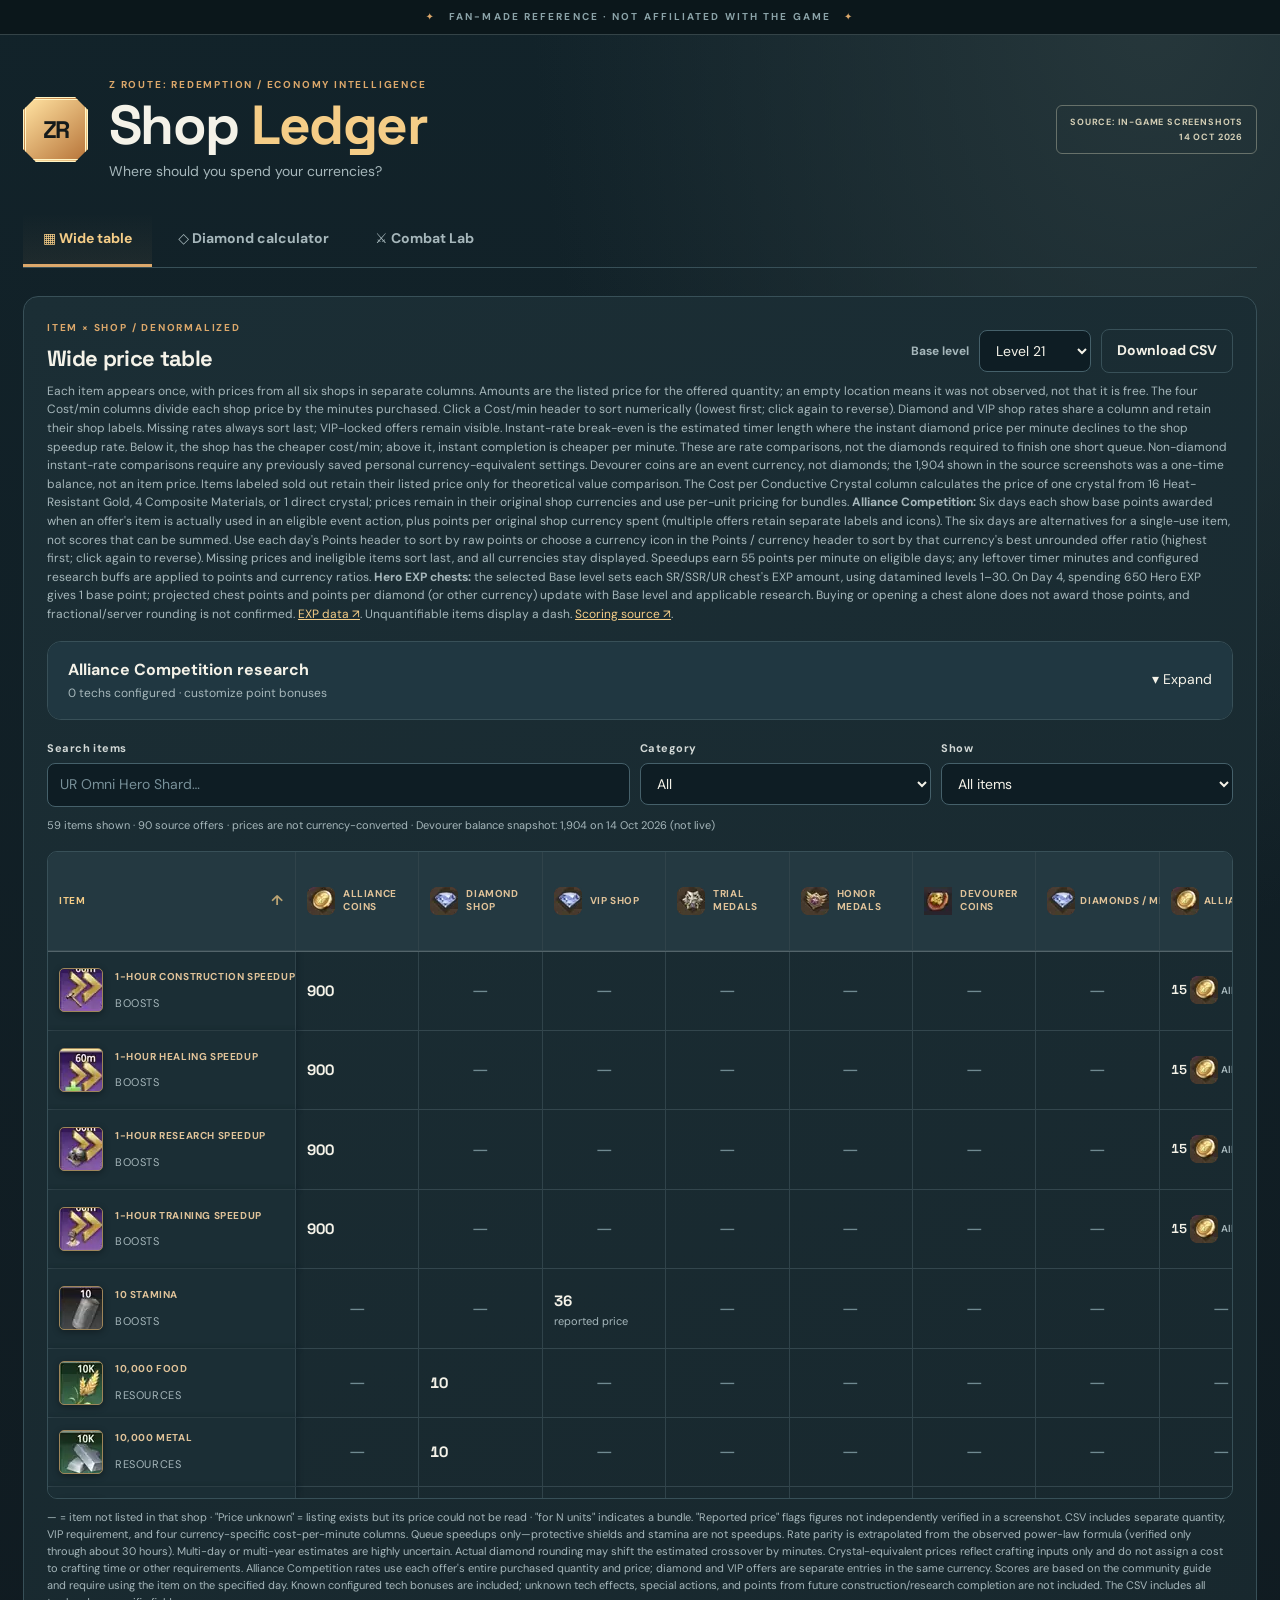
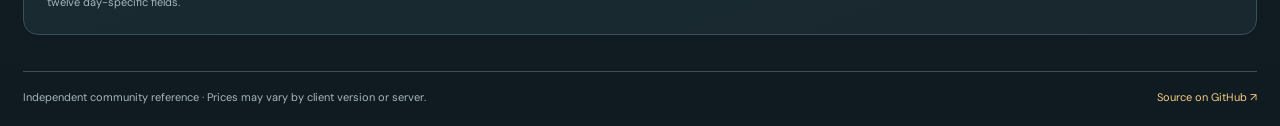
<file: index.html>
<!doctype html>
<html lang="en">
<head>
  <meta charset="utf-8">
  <meta name="viewport" content="width=device-width, initial-scale=1">
  <meta name="theme-color" content="#122129">
  <meta name="description" content="Z Route: Redemption shop comparison: price, diamond value, VIP unlocks, and editable currency ratios.">
  <title>ZR Shop Ledger — Z Route: Redemption</title>
  <link rel="stylesheet" href="assets/style.css">
  <script src="data/shop-data.js" defer></script>
  <script src="data/hero-exp.js" defer></script>
  <script src="data/alliance-competition.js" defer></script>
  <script src="data/alliance-research.js" defer></script>
  <script src="assets/research-panel.js" defer></script>
  <script src="assets/speedup-math.js" defer></script>
  <script src="assets/app.js" defer></script>
</head>
<body>
  <div class="topline"><span class="line-star">✦</span> FAN-MADE REFERENCE · NOT AFFILIATED WITH THE GAME <span class="line-star">✦</span></div>
  <div class="container" id="app-container">
    <header class="masthead">
      <div class="brand-icon" aria-hidden="true">ZR</div>
      <div class="brand-copy"><p class="eyebrow">Z ROUTE: REDEMPTION / ECONOMY INTELLIGENCE</p><h1>Shop <em>Ledger</em></h1><p class="subtitle">Where should you spend your currencies?</p></div>
      <span class="sourced-pill">SOURCE: IN-GAME SCREENSHOTS<br>14 OCT 2026</span>
    </header>
    <nav class="tabs" aria-label="Tools">
      <button data-tab="wide" class="active">▦ Wide table</button>
      <button data-tab="calculator">◇ Diamond calculator</button>
      <button data-tab="combat">⚔ Combat Lab</button>
    </nav>
    <main>
      <div id="workspace" aria-live="polite"></div>
    </main>
    <footer><span>Independent community reference · Prices may vary by client version or server.</span><a href="https://github.com/8shanrahan2/Z-Route-Redemption-Analysis" target="_blank" rel="noopener">Source on GitHub ↗</a></footer>
  </div>
</body>
</html>
</file>
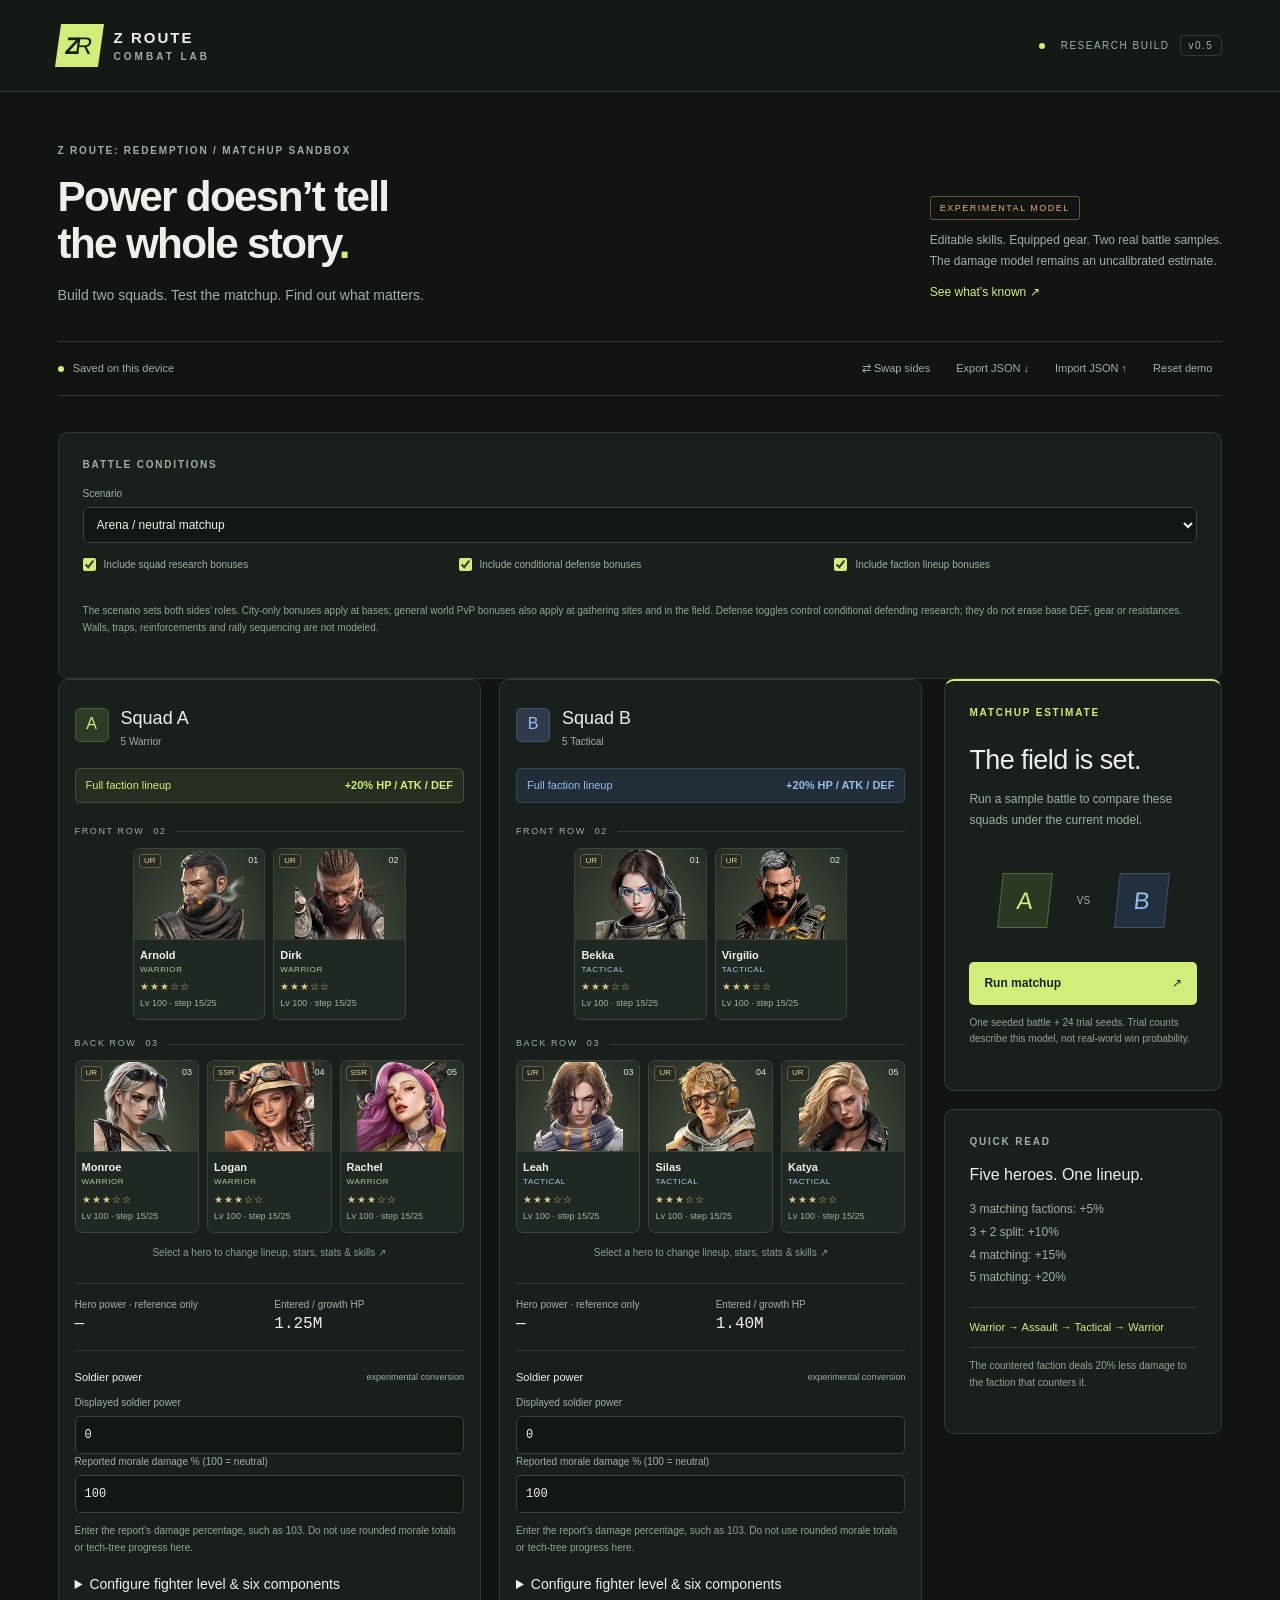
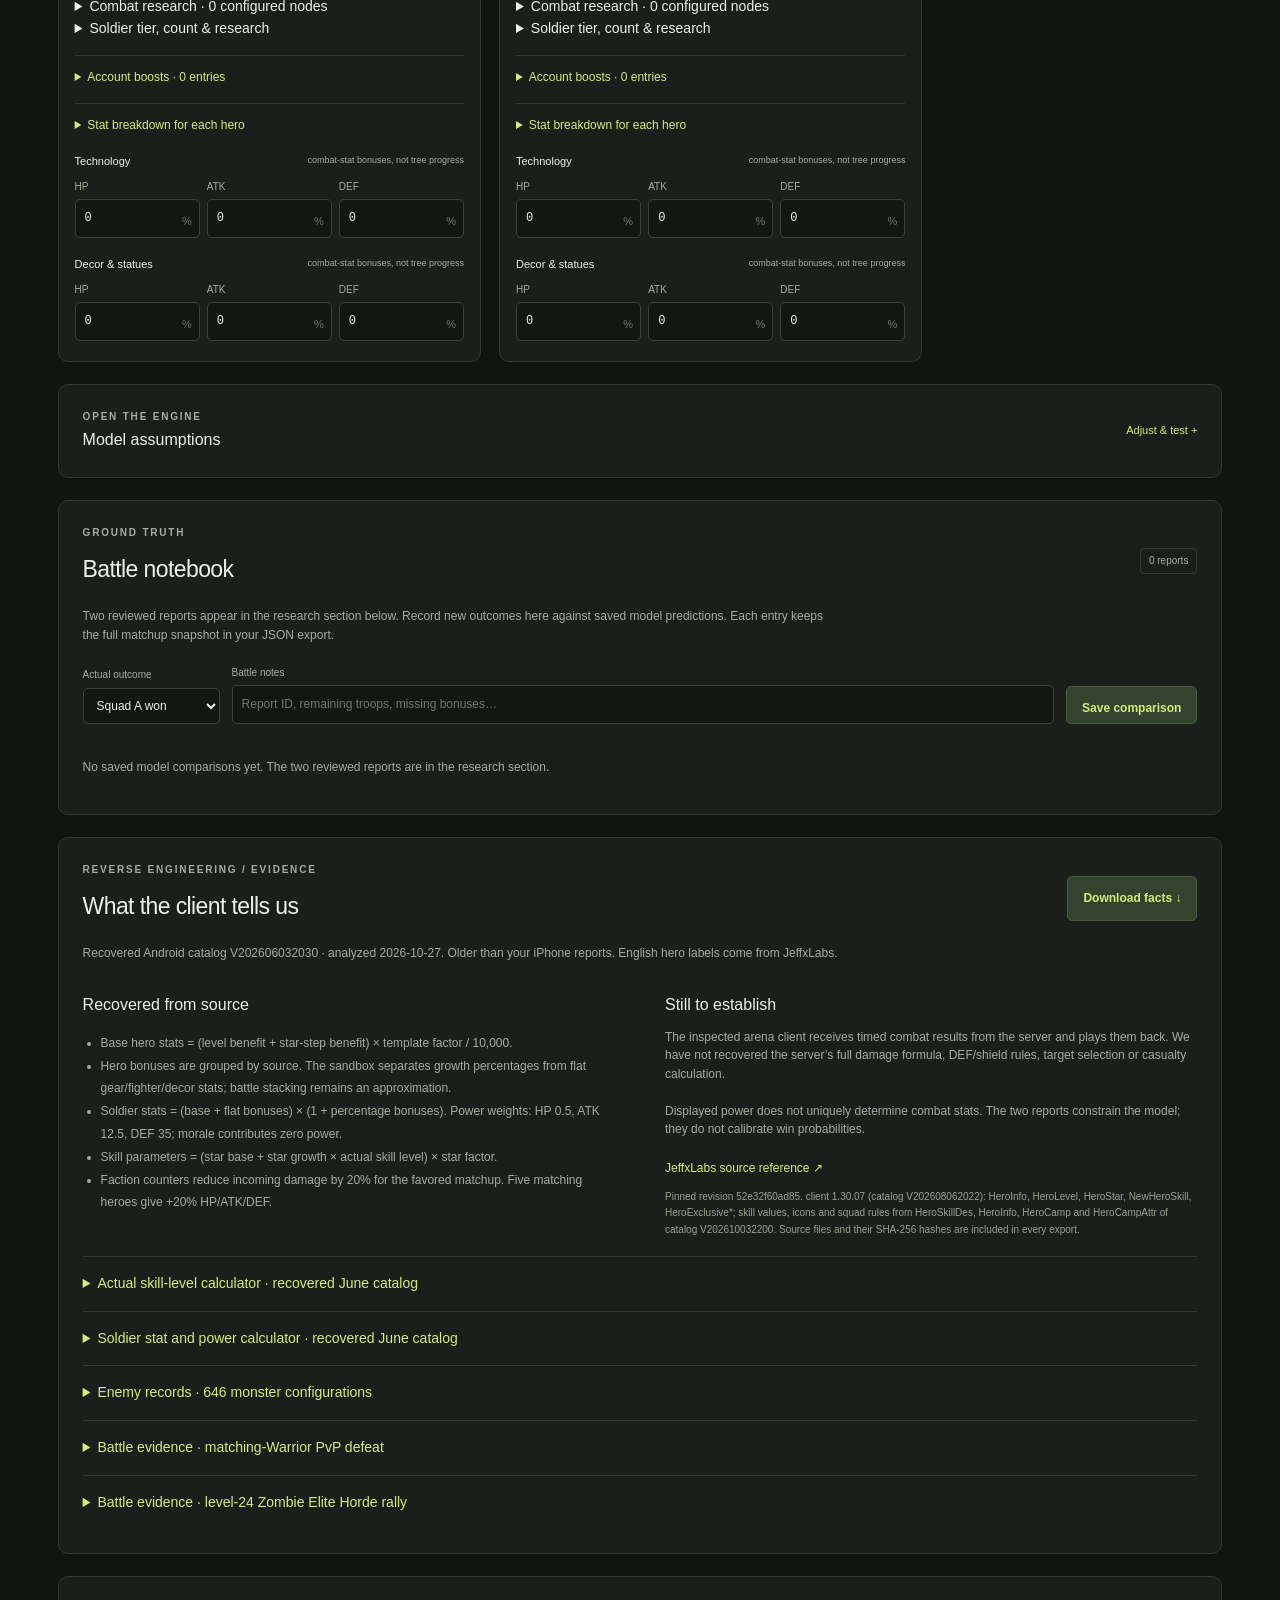
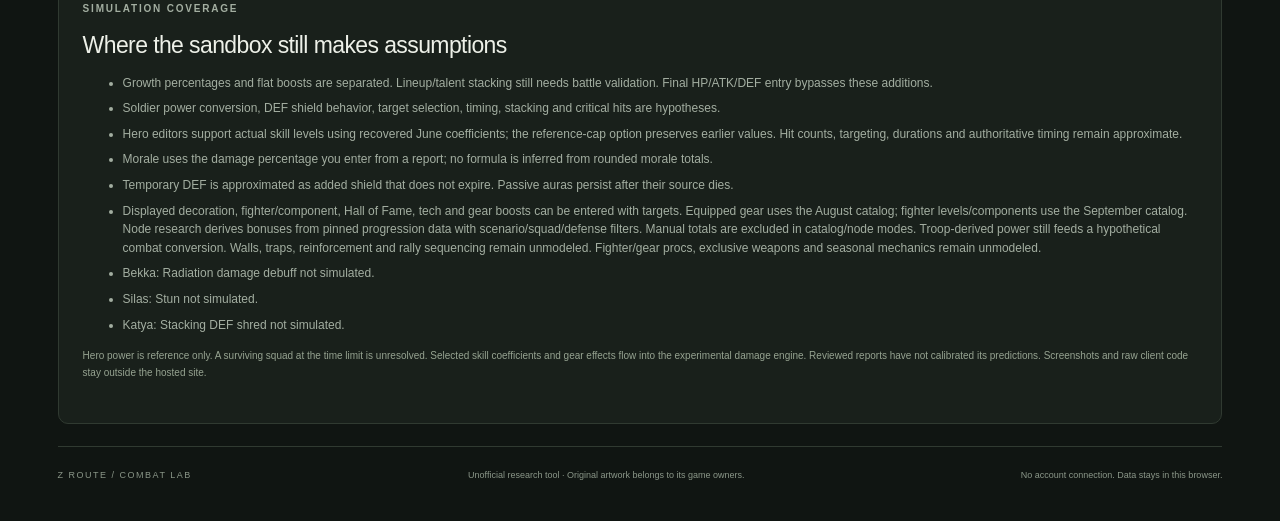
<file: combat/index.html>
<!doctype html>
<html lang="en">
<head><meta charset="utf-8"><meta name="viewport" content="width=device-width,initial-scale=1">
<meta name="description" content="Experimental Z Route: Redemption two-squad combat lab. Compare heroes and test explicit combat hypotheses using JeffxLabs client facts.">
<title>Z Route · Combat Lab</title><link rel="icon" href="icon.svg" type="image/svg+xml"><link rel="stylesheet" href="style.css?v=0.5"></head>
<body>
<header><a class="brand" href="#"><span class="mark">Z<span>R</span></span><span>Z ROUTE<small>COMBAT LAB</small></span></a><div class="header-right"><span class="status-dot"></span> RESEARCH BUILD <span class="version">v0.5</span></div></header>
<main>
<div class="intro"><div><div class="eyebrow">Z ROUTE: REDEMPTION / MATCHUP SANDBOX</div><h1>Power doesn’t tell<br>the whole story<span>.</span></h1><p>Build two squads. Test the matchup. Find out what matters.</p></div><div class="intro-note"><span class="tag">EXPERIMENTAL MODEL</span><p>Editable skills. Equipped gear. Two real battle samples.<br>The damage model remains an uncalibrated estimate.</p><a href="#research">See what’s known ↗</a></div></div>
<div class="toolbar"><span><span class="status-dot"></span> <span id="save-status">Saved on this device</span></span><div><button id="swap" class="quiet">⇄ Swap sides</button><button id="export" class="quiet">Export JSON ↓</button><label class="button quiet">Import JSON ↑<input id="import" type="file" accept=".json,application/json" hidden></label><button id="reset" class="quiet">Reset demo</button></div></div>
<p id="message" role="status" aria-live="polite"></p>
<section class="panel" id="battle-context" aria-label="Battle conditions"></section>
<div class="workspace"><div class="squads" id="squads"></div>
<aside><section class="panel result-panel"><div class="eyebrow">MATCHUP ESTIMATE</div><div id="result"><h2>The field is set.</h2><p>Run a sample battle to compare these squads under the current model.</p><div class="versus"><b>A</b><span>VS</span><b>B</b></div></div><button id="run" class="primary">Run matchup <span>↗</span></button><p class="fine">One seeded battle + 24 trial seeds. Trial counts describe this model, not real-world win probability.</p></section>
<section class="panel"><div class="eyebrow">QUICK READ</div><h3>Five heroes. One lineup.</h3><p>3 matching factions: +5%<br>3 + 2 split: +10%<br>4 matching: +15%<br>5 matching: +20%</p><div class="triangle">Warrior → Assault → Tactical → Warrior</div><p class="fine">The countered faction deals 20% less damage to the faction that counters it.</p></section></aside></div>
<section class="panel assumptions"><details><summary><span><span class="eyebrow">OPEN THE ENGINE</span><strong>Model assumptions</strong></span><span>Adjust & test +</span></summary><p>These are experimental parameters. Changing them can change the result. Tech/decor percentages use an approximate combined bonus. The client actually groups flat and percentage benefits by source. Use the account boost rows for decorations, fighter components, Hall of Fame, tech and gear. Enter final combat stats in the hero editor to bypass stat composition. Tech-tree completion percentages are not combat bonuses.</p><div id="model-fields" class="model-grid"></div><label class="check"><input id="per-hit" type="checkbox"> Treat damage coefficients as per hit (uncheck to split a coefficient across its targets/hits)</label></details></section>
<section id="battle" class="panel" hidden></section>
<section class="panel reports"><div class="section-heading"><div><div class="eyebrow">GROUND TRUTH</div><h2>Battle notebook</h2></div><span class="pill" id="report-count">0 reports</span></div><p>Two reviewed reports appear in the research section below. Record new outcomes here against saved model predictions. Each entry keeps the full matchup snapshot in your JSON export.</p><form id="report-form"><label>Actual outcome<select id="actual"><option value="A">Squad A won</option><option value="B">Squad B won</option><option value="draw">Draw / unresolved</option></select></label><label class="grow">Battle notes<input id="note" maxlength="500" placeholder="Report ID, remaining troops, missing bonuses…"></label><button class="secondary" type="submit">Save comparison</button></form><div id="reports"></div></section>
<section class="panel" id="research">
<div class="section-heading"><div><div class="eyebrow">REVERSE ENGINEERING / EVIDENCE</div><h2>What the client tells us</h2></div><button class="secondary" id="research-download">Download facts ↓</button></div>
<p id="research-catalog">Loading recovered source facts…</p>
<div class="method-grid"><div><h3>Recovered from source</h3><ul><li>Base hero stats = (level benefit + star-step benefit) × template factor / 10,000.</li><li>Hero bonuses are grouped by source. The sandbox separates growth percentages from flat gear/fighter/decor stats; battle stacking remains an approximation.</li><li>Soldier stats = (base + flat bonuses) × (1 + percentage bonuses). Power weights: HP 0.5, ATK 12.5, DEF 35; morale contributes zero power.</li><li>Skill parameters = (star base + star growth × actual skill level) × star factor.</li><li>Faction counters reduce incoming damage by 20% for the favored matchup. Five matching heroes give +20% HP/ATK/DEF.</li></ul></div><div><h3>Still to establish</h3><p>The inspected arena client receives timed combat results from the server and plays them back. We have not recovered the server’s full damage formula, DEF/shield rules, target selection or casualty calculation.</p><p>Displayed power does not uniquely determine combat stats. The two reports constrain the model; they do not calibrate win probabilities.</p><a href="https://github.com/JeffxLabs/zrouteredemption" target="_blank" rel="noreferrer">JeffxLabs source reference ↗</a><p class="fine" id="provenance"></p></div></div>
<details class="research-detail"><summary>Actual skill-level calculator · recovered June catalog</summary><p>Explore the older source’s tooltip parameters at an actual skill level. Values stay separate from the sandbox’s newer reference dataset. Parameters are not necessarily damage: the effect depends on the skill. Base cooldown excludes speed modifiers; source tooltip code divides cooldown by (1 + speed factor).</p><div class="model-grid"><label>Hero / skill<select id="source-skill"></select></label><label>Star step (0–25)<select id="source-star"></select></label><label>Actual skill level<input id="source-level" type="number" min="1" max="30" value="1" step="1" required></label></div><p class="research-result" id="source-skill-result" role="status"></p></details>
<details class="research-detail"><summary>Soldier stat and power calculator · recovered June catalog</summary><p>This reproduces the client’s soldier stat and power helpers. It does not infer damage from power or inject a guessed soldier budget into heroes.</p><form id="soldier-calculator"><div class="editor-grid two"><label>Soldier record<select id="source-soldier"></select></label><label>Count<input id="source-count" type="number" min="0" max="1000000" value="1" step="1" required></label></div><div class="table-scroll"><table class="damage-table"><thead><tr><th>STAT</th><th>FLAT BONUS</th><th>BONUS %</th></tr></thead><tbody><tr><td>HP</td><td><input aria-label="HP flat bonus" data-flat type="number" min="0" max="1000000000" step="any" value="0" required></td><td><input aria-label="HP percentage bonus" data-percent type="number" min="0" max="10000" step="any" value="0" required></td></tr><tr><td>ATK</td><td><input aria-label="ATK flat bonus" data-flat type="number" min="0" max="1000000000" step="any" value="0" required></td><td><input aria-label="ATK percentage bonus" data-percent type="number" min="0" max="10000" step="any" value="0" required></td></tr><tr><td>DEF</td><td><input aria-label="DEF flat bonus" data-flat type="number" min="0" max="1000000000" step="any" value="0" required></td><td><input aria-label="DEF percentage bonus" data-percent type="number" min="0" max="10000" step="any" value="0" required></td></tr><tr><td>Morale</td><td><input aria-label="Morale flat bonus" data-flat type="number" min="0" max="1000000000" step="any" value="0" required></td><td><input aria-label="Morale percentage bonus" data-percent type="number" min="0" max="10000" step="any" value="0" required></td></tr></tbody></table></div></form><p class="research-result" id="source-soldier-result" role="status"></p></details>
<details class="research-detail"><summary>Enemy records · 646 monster configurations</summary><p>We found 3,784 monster templates and 3,370 additional army templates in the older client. Browse the 646 monster records and their linked templates here. Recommended power is not actual battle power. Missing references remain unresolved. NPC benefit stacking and current server stats are unverified.</p><div class="editor-grid two"><label>Search ID, template, shown level or name key<input id="enemy-search" type="search" placeholder="Try 100124 for the level-24 candidate"></label><label>Monster record<select id="enemy-list"></select></label></div><p class="fine" id="enemy-count"></p><p class="fine">Names remain client localization keys. The level-24 candidate has five Lv 240 heroes and 1,845 troops; faction icons differ from your report, so it is not a confirmed live match.</p><pre id="enemy-detail" tabindex="0" aria-label="Enemy template details"></pre></details>
<details class="research-detail"><summary>Battle evidence · matching-Warrior PvP defeat</summary><div id="pvp-evidence"></div><p>Stars, skill levels, initial stats and the hit timeline are missing. Red Monroe dealt about 31.7% more damage. This cannot be attributed solely to levels or morale. The power popup belongs to red: 4,092,900 + 1,555,848 + 401,600 = 6,050,348; tech/lineup bonus power is not added again.</p></details>
<details class="research-detail"><summary>Battle evidence · level-24 Zombie Elite Horde rally</summary><p>Report 311151708879454375: the shown first round was a 6.1M squad beating a 4.7M horde. The 18.8M rally total is a separate measure. Blue lost 192 soldiers (21 dead, 11 hospitalized, 160 wounded); 1,523 remained from 1,715. All 1,845 enemy T8 troops were lost.</p><p>Each of five enemies shows 840K damage taken. That does not establish initial HP. Adding the fighter’s 218K equivalent output as independent hero damage conflicts with the report’s rounded totals. Monster-only skills are excluded from the current PvP sandbox, so this rally is not a validated sandbox preset.</p></details>
</section>
<section class="panel" id="methodology"><div class="eyebrow">SIMULATION COVERAGE</div><h2>Where the sandbox still makes assumptions</h2><ul id="coverage"></ul><p class="fine">Hero power is reference only. A surviving squad at the time limit is unresolved. Selected skill coefficients and gear effects flow into the experimental damage engine. Reviewed reports have not calibrated its predictions. Screenshots and raw client code stay outside the hosted site.</p></section>
<footer><span>Z ROUTE / COMBAT LAB</span><span>Unofficial research tool · Original artwork belongs to its game owners.</span><span>No account connection. Data stays in this browser.</span></footer>
</main>
<dialog id="editor" aria-labelledby="editor-title"><form id="hero-form"><div class="section-heading"><div><div class="eyebrow" id="slot-label"></div><h2 id="editor-title">Configure hero</h2></div><button id="close-editor" type="button" class="quiet" aria-label="Close hero editor">✕</button></div><div id="editor-fields"></div><button class="primary" type="submit">Apply hero <span>✓</span></button></form></dialog>
<script type="module" src="app.mjs?v=0.5"></script>
</body></html>
</file>
<file: assets/style.css>
@import url('https://fonts.googleapis.com/css2?family=DM+Sans:wght@400;500;600;700&family=Space+Grotesk:wght@400;500;600;700&display=swap');
:root{--bg:#101e24;--panel:#192a31;--panel2:#20353d;--edge:#385058;--text:#f4f2e8;--muted:#a6b7bb;--copper:#dca86b;--gold:#f5cd87;--blue:#95c8d8;--green:#8dd5ae;--red:#e89d89;--radius:15px;--font:'DM Sans',system-ui,sans-serif}
*{box-sizing:border-box}
html{color-scheme:dark;scroll-behavior:smooth}
body{margin:0;background:radial-gradient(ellipse at 90% 0%,#26373b 0%,transparent 38%),linear-gradient(180deg,#12232a 0%,#101b21 100%);color:var(--text);font:14px/1.55 var(--font);min-height:100vh}
button,input,select{font:inherit}
button{cursor:pointer}
button:focus-visible,a:focus-visible,input:focus-visible,select:focus-visible{outline:2px solid var(--gold);outline-offset:3px}
a{color:var(--gold)}
.topline{background:#0b171b;border-bottom:1px solid #344347;color:#8ba3a8;text-align:center;padding:9px;letter-spacing:.21em;font-size:10px;font-weight:700}
.line-star{color:var(--copper);padding:0 9px}
.container{max-width:1180px;margin:auto;padding:0 27px}
.masthead{display:flex;align-items:center;gap:21px;padding:42px 0 30px}
.brand-icon{flex:none;display:grid;place-items:center;font-family:'Space Grotesk',sans-serif;font-weight:700;font-size:24px;letter-spacing:-.09em;width:65px;height:65px;color:#141a1b;background:linear-gradient(140deg,#ffe1a0,#b8763b);border:3px double #fff4c4;box-shadow:0 9px 28px #0005;clip-path:polygon(20% 0,80% 0,100% 20%,100% 80%,80% 100%,20% 100%,0 80%,0 20%)}
.brand-copy{flex:1}
h1,h2,h3,p{margin:0}
h1,h2,h3{font-family:'Space Grotesk',sans-serif;letter-spacing:-.03em}
h1{font-size:clamp(34px,4.6vw,55px);line-height:1.07;margin:4px 0}
h1 em{color:var(--gold);font-style:normal}
.eyebrow,.section-kicker{font-weight:700;letter-spacing:.18em;font-size:10px;color:var(--copper)}
.subtitle{color:var(--muted);font-size:14px;margin-top:6px}
.sourced-pill{border:1px solid #67716a;color:#d4cfb6;padding:9px 13px;text-align:right;font-size:9px;letter-spacing:.09em;font-weight:700;border-radius:6px;line-height:1.6;white-space:nowrap}
.tabs{display:flex;gap:6px;border-bottom:1px solid var(--edge);margin-bottom:28px;overflow:auto}
.tabs button{background:transparent;border:0;border-bottom:3px solid transparent;color:var(--muted);padding:15px 20px;white-space:nowrap;font-weight:700}
.tabs button.active{border-bottom-color:var(--copper);color:var(--gold);background:linear-gradient(0deg,#dca86b10,transparent)}
.tabs button:hover{color:var(--text)}
.stat-grid{display:grid;grid-template-columns:repeat(4,minmax(0,1fr));gap:12px;margin-bottom:25px}
.stat{background:linear-gradient(160deg,var(--panel2),var(--panel));padding:19px;border:1px solid var(--edge);border-radius:var(--radius);box-shadow:inset 0 1px #ffffff09}
.stat .label{font-size:11px;color:var(--muted);font-weight:700;letter-spacing:.08em;text-transform:uppercase}
.stat .num{font:700 30px 'Space Grotesk',sans-serif;line-height:1.4;color:var(--gold)}
.stat .detail{font-size:11px;color:var(--muted)}
.layout{display:grid;grid-template-columns:1fr 320px;gap:18px}
.stack{display:flex;flex-direction:column;gap:16px}
.panel{border:1px solid var(--edge);background:linear-gradient(160deg,#1b2e35,#18282e);border-radius:var(--radius);padding:23px;min-width:0}
.panel h2{font-size:22px;margin:5px 0 7px}
.panel h3{font-size:16px;margin-bottom:10px}
.note{color:var(--muted);font-size:12px;line-height:1.55}
.section-head{display:flex;align-items:center;justify-content:space-between;gap:10px;flex-wrap:wrap}
.controls-grid{display:grid;grid-template-columns:1fr 1fr;gap:14px;margin-top:18px}
.field{display:flex;flex-direction:column;gap:6px;min-width:0}
.field label{color:#d3d9d7;font-weight:700;font-size:11px;letter-spacing:.045em}
input,select{width:100%;background:#0e1d24;border:1px solid #45606a;border-radius:8px;color:var(--text);padding:10px 12px;min-height:41px}
input::placeholder{color:#789099}
select{cursor:pointer}
small{color:var(--muted)}
.divider{height:1px;background:var(--edge);margin:21px 0}
.value-hero{display:flex;flex-wrap:wrap;gap:15px;align-items:center;justify-content:space-between;margin:18px 0}
.bigval{font:700 clamp(25px,4vw,36px) 'Space Grotesk',sans-serif;color:var(--gold)}
.badge{display:inline-block;border:1px solid #52656c;background:#203840;color:#c8d6d8;padding:2px 8px;border-radius:99px;font-weight:700;font-size:10px;white-space:nowrap}
.badge.verified{border-color:#547b6d;color:#a8e9c9}
.badge.reported{border-color:#9c6f43;color:#ffd19d}
.badge.locked{border-color:#966b6b;color:#efb9b2}
.badge.provisional{color:#e7d4ad}
.table-wrap{overflow-x:auto;max-width:100%;border:1px solid var(--edge);border-radius:10px;margin-top:17px}
table{width:100%;border-collapse:collapse;font-size:13px;min-width:620px}
th{text-align:left;color:#e0c399;background:#21333b;font-size:10px;letter-spacing:.06em;text-transform:uppercase;white-space:nowrap}
th,td{padding:12px 11px;border-bottom:1px solid #33464d;vertical-align:middle}
tr:last-child td{border-bottom:0}
tbody tr:hover{background:#ffffff08}
td strong{font-weight:700}
.mono{font-family:'Space Grotesk',monospace;font-variant-numeric:tabular-nums;white-space:nowrap}
.positive{color:var(--green)}
.negative{color:var(--red)}
.muted{color:var(--muted)}
button.linklike{border:0;background:none;padding:0;color:var(--gold);font-weight:700;text-align:left}
.btn{border:1px solid #7b704e;background:#332e25;color:#ffe2ae;border-radius:8px;padding:10px 15px;font-weight:700}
.btn:hover{background:#4c3c2b}
.btn.primary{background:linear-gradient(145deg,#efc27e,#b97e46);color:#1b2526;border:0}
.btn.ghost{background:transparent;border-color:var(--edge);color:var(--text)}
.actions{display:flex;flex-wrap:wrap;gap:9px;margin-top:16px}
.tagline{color:var(--muted);font-size:12px}
.hint{border-left:3px solid var(--copper);padding:12px 15px;background:#dca86b0c;color:#d8d2c6;font-size:12px;margin:16px 0;border-radius:0 6px 6px 0}
.rates{display:grid;gap:12px;margin-top:16px}
.rate-box{background:#12252c;padding:13px;border:1px solid #3a535b;border-radius:10px}
.rate-box label{font-size:11px;font-weight:700;display:block;margin-bottom:6px;color:#d3dcd9}
.rate-box input{min-height:37px}
.ratio-bar{display:flex;align-items:center;gap:10px}
.ratio-track{flex:1;height:7px;border-radius:20px;background:#2d434b;min-width:70px;overflow:hidden}
.ratio-fill{height:100%;border-radius:20px;background:linear-gradient(90deg,#98734f,#eec784)}
.ratio-number{min-width:60px;text-align:right}
.metric-row{display:grid;grid-template-columns:1fr 1fr;gap:10px;margin-top:15px}
.metric{background:#102128;border:1px solid #314a52;padding:13px;border-radius:9px}
.metric .label{font-size:10px;color:var(--muted);text-transform:uppercase}
.metric b{font:600 20px 'Space Grotesk',sans-serif}
.filterbar{display:grid;grid-template-columns:2fr 1fr 1fr;gap:10px;margin-top:17px}
.level-grid{display:grid;grid-template-columns:repeat(4,1fr);gap:12px;margin-top:18px}
.level-card{border:1px solid #536065;border-radius:12px;padding:18px;background:#16282d}
.level-card .level{color:var(--gold);font:700 36px 'Space Grotesk',sans-serif}
.level-card .price{font-weight:700;margin-top:8px}
.level-card .desc{color:var(--muted);font-size:12px}
.empty{text-align:center;padding:30px;color:var(--muted)}
footer{display:flex;align-items:center;justify-content:space-between;gap:12px;margin:36px 0 20px;border-top:1px solid var(--edge);padding-top:17px;color:var(--muted);font-size:11px}
footer a{text-decoration:none}
.kv{display:grid;grid-template-columns:1fr auto;gap:9px;padding:9px 0;border-bottom:1px solid var(--edge)}
.kv:last-child{border:0}
.data-form{display:grid;grid-template-columns:repeat(3,1fr);gap:12px;margin-top:15px}
.notice{font-size:11px;color:var(--muted);margin-top:10px}
@media(max-width:920px){.layout{grid-template-columns:1fr}.stat-grid{grid-template-columns:repeat(2,1fr)}.level-grid{grid-template-columns:repeat(2,1fr)}}
@media(max-width:620px){.container{padding:0 13px}.masthead{padding:23px 0 20px;gap:12px}.brand-icon{width:50px;height:50px;font-size:18px}.sourced-pill{display:none}.eyebrow{font-size:8px}.tabs button{padding:12px 13px;font-size:12px}.stat{padding:13px}.stat .num{font-size:24px}.panel{padding:16px}.controls-grid,.filterbar,.data-form{grid-template-columns:1fr}.level-grid{grid-template-columns:1fr 1fr}.level-card{padding:13px}.level-card .level{font-size:28px}footer{flex-wrap:wrap}.topline{letter-spacing:.1em;font-size:8px}}


/* Screenshot-extracted game item art. 52 items, eight columns at 52x52px per tile. */
.item-icon{display:inline-flex;align-items:center;justify-content:center;flex:0 0 52px;width:52px;height:52px;
  background-image:url("./item-icons.webp");background-repeat:no-repeat;background-size:416px 364px;
  border:1px solid #9d855a;border-radius:5px;box-shadow:0 2px 7px #0005;vertical-align:middle}
.item-icon-missing{background-image:none;background-color:#2d434b;color:var(--gold);font-size:19px}
.item-name-wrap{display:flex;align-items:center;gap:12px;min-width:176px}
.item-name-wrap>div{min-width:0}
.item-display{display:flex;align-items:center;gap:12px;margin-top:17px;padding:10px 13px;background:#12252c;border:1px solid #3c5359;border-radius:9px;font-family:'Space Grotesk',sans-serif;font-size:17px}
.vip-icon{margin:12px 0}
.vip-icon .item-icon{width:52px;height:52px}
@media(max-width:620px){.item-name-wrap{gap:9px;min-width:164px}.item-display{font-size:15px}}

/* Shop currencies: four authentic screenshot icons in a single 112x28 WebP sprite. */
.currency-icon{display:inline-block;flex:none;width:28px;height:28px;
  background:url("./currency-icons.webp") no-repeat 0 0;background-size:112px 28px;
  vertical-align:middle}
.currency-icon-missing{background:none;border:1px solid var(--edge);border-radius:50%;
  text-align:center;line-height:26px;color:var(--muted)}
.currency-display{display:inline-flex;align-items:center;gap:5px;white-space:nowrap}
.currency-display .currency-icon{flex-shrink:0}
.catalog-vip-gates{margin:19px 0 18px;border:1px solid #735c3e;background:#2b2c28;
  padding:16px;border-radius:11px}
.catalog-vip-gates .section-head h3{margin:0}
.catalog-vip-gates .note{margin:7px 0 13px}
.catalog-vip-list{display:grid;grid-template-columns:repeat(2,minmax(0,1fr));gap:11px}
.catalog-vip-offer{display:flex;align-items:center;gap:12px;padding:10px;
  border:1px solid #675c45;border-radius:9px;background:#202c2e}
.catalog-vip-offer>.item-icon{flex-shrink:0}
.catalog-vip-offer strong{font-size:13px}
.catalog-vip-offer .currency-display{margin-top:4px}
.catalog-vip-offer .currency-display strong{color:var(--gold)}
.level-card .price{display:flex;align-items:center;gap:5px}
@media(max-width:620px){.catalog-vip-list{grid-template-columns:1fr}
  .catalog-vip-gates{padding:13px}.currency-display{gap:4px}}


/* Denormalized one-item-per-row shop matrix. Both axes scroll on small screens. */
.wide-scroll{overflow:auto;max-height:72vh;max-height:min(72vh,780px);overscroll-behavior:contain}
.wide-table{min-width:1000px;table-layout:fixed;border-collapse:separate;border-spacing:0}
.wide-table th:first-child{width:248px}
.wide-table td,.wide-table th{border-bottom:1px solid #33464d;border-right:1px solid #30434a}
.wide-table td:last-child,.wide-table th:last-child{border-right:0}
.wide-table thead th{position:sticky;top:0;z-index:2;background:#243941;vertical-align:middle;box-shadow:0 1px #53646a}
.wide-table thead th:first-child{position:sticky;left:0;z-index:4}
.wide-table .wide-item-cell{position:sticky;left:0;z-index:1;background:#1b2e35;text-align:left;font-weight:400;box-shadow:2px 0 5px #0e1d2475}
.wide-table tbody tr:hover .wide-item-cell{background:#274048}
.wide-table .item-name-wrap{min-width:0}
.wide-table .item-name-wrap .item-icon{flex:0 0 44px;width:44px;height:44px;background-size:416px 364px}
.wide-table .item-name-wrap .item-icon{transform:none}
.wide-heading{display:flex;align-items:center;justify-content:flex-start;gap:8px;white-space:normal;line-height:1.25}
.wide-heading .currency-icon{flex:0 0 28px}
.wide-offer{display:flex;flex-direction:column;gap:2px}
.wide-offer + .wide-offer{border-top:1px dashed #51616a;padding-top:9px;margin-top:9px}
.wide-amount{font-weight:700;color:var(--text);font-size:15px}
.wide-note{color:var(--muted);font-size:11px;line-height:1.3}
.wide-unavailable{color:var(--muted);font-size:12px}
.wide-empty{color:#708a91;text-align:center;font-size:19px}
.wide-filters{margin-bottom:2px}
@media(max-width:620px){.wide-table{min-width:950px}.wide-table th:first-child{width:210px}.wide-table th,.wide-table td{padding:10px 8px}.wide-table .item-name-wrap{gap:7px}.wide-table .item-name-wrap .item-icon{flex:0 0 38px;width:38px;height:38px}}

/* Base-scaled Hero EXP controls and column. */
.wide-level-controls{display:flex;align-items:center;gap:10px;flex-wrap:wrap}
.wide-level-controls label{font-size:12px;font-weight:700;color:var(--muted);white-space:nowrap}
.wide-level-controls select{width:auto;min-width:112px}
.wide-exp-heading{min-width:170px}
.wide-exp-cell{min-width:170px}
.wide-exp-cell strong{color:var(--gold)}
.wide-exp-cell .wide-rate-shop{display:block;white-space:nowrap;font-size:11px;color:var(--muted)}
@media(max-width:620px){.wide-level-controls{width:100%;justify-content:flex-start}.wide-level-controls .btn{margin-left:auto}}

/* Seven screenshot-derived Devourer event item icons, 52 x 52 pixels in one row. */
.item-icon-devourer{background-image:url("./devourer-item-icons.webp");background-size:364px 52px}
.wide-table .item-name-wrap .item-icon.item-icon-devourer{background-size:364px 52px}
/* Currency icon cropped directly from the Defeat the Devourers exchange screen. */
.currency-icon-devourer{background-image:url("./devourer-coin.webp");background-size:28px 28px;background-position:0 0}
@media(max-width:620px){.wide-table .item-name-wrap .item-icon.item-icon-devourer{background-size:364px 52px}}
/* Cost per queue-speedup minute, aggregated across all listed shops. */
.wide-table{min-width:1190px}
.wide-table thead th.wide-crystal-heading{width:244px}
.wide-minutes-cell{min-width:220px;line-height:2;vertical-align:middle}
.wide-unit-entry{display:inline-flex;align-items:center;gap:3px;white-space:nowrap;font-weight:600;color:var(--text);vertical-align:middle}
.wide-unit-entry .currency-icon{flex:0 0 28px}
.wide-rate-separator{color:var(--muted);margin-right:4px}
@media(max-width:620px){.wide-table{min-width:1190px}.wide-table thead th.wide-crystal-heading{width:244px}}

/* Three independent, sortable currency-specific speedup rate columns. */
.wide-table{min-width:1540px}
.wide-table thead th:nth-last-child(-n+3){min-width:166px;width:170px}
.wide-minutes-cell{min-width:166px;max-width:240px;line-height:1.7}
.wide-sort-button{width:100%;display:flex;align-items:center;justify-content:flex-start;gap:5px;
  background:transparent;border:0;padding:2px 0;color:inherit;text-align:left;
  font-size:inherit;font-weight:700;letter-spacing:inherit;text-transform:inherit;cursor:pointer}
.wide-sort-button:hover,.wide-sort-button:focus-visible{color:var(--gold)}
.wide-sort-button.active{color:var(--gold)}
.wide-sort-arrow{font-size:14px;margin-left:auto;flex-shrink:0;opacity:.72}
.wide-rate-shop{font-size:10px;color:var(--muted);white-space:nowrap}
.wide-unit-entry{display:inline-flex;align-items:center;white-space:nowrap;vertical-align:middle}
@media(max-width:620px){.wide-table{min-width:1430px}.wide-table thead th:nth-last-child(-n+3){min-width:155px;width:160px}}


/* Wide-table view uses the viewport, instead of the 1,180px reading layout.
   Other tabs keep the narrower column width for legibility. */
.container.wide-layout{
  width:100%;
  max-width:none;
  padding-left:clamp(12px,1.8vw,34px);
  padding-right:clamp(12px,1.8vw,34px);
}
.wide-layout #workspace,.wide-layout .panel{min-width:0;width:100%}
.wide-layout .wide-table{min-width:1450px;width:100%}
@media(max-width:900px){
  .container.wide-layout{padding-left:14px;padding-right:14px}
  .wide-layout .wide-table{min-width:1430px}
}

/* Active-timer diamond calculator and break-even column. */
.wide-layout .wide-table{min-width:1680px}
.wide-table thead th.wide-crystal-heading{min-width:182px;width:198px}
.wide-break-cell{min-width:182px;vertical-align:middle}
.wide-break-entry{display:flex;flex-direction:column;gap:2px;padding:4px 0}
.wide-break-entry+.wide-break-entry{border-top:1px dashed var(--edge);margin-top:6px;padding-top:7px}
.wide-break-entry strong{color:var(--gold)}
.calc-fields{grid-template-columns:repeat(4,minmax(0,1fr));margin:20px 0}
.calculator-summary{display:grid;grid-template-columns:2fr 1fr;gap:15px;margin:20px 0}
.calculator-summary>div{padding:18px;border:1px solid var(--edge);border-radius:12px;background:#10242b}
.stat-label{font-size:11px;color:var(--muted);letter-spacing:.08em;font-weight:700;text-transform:uppercase}
.calc-diamonds{display:flex;align-items:center;gap:12px;color:var(--gold);font-size:clamp(26px,4vw,39px)}
.calc-rate{font-size:27px;font-weight:700;color:var(--text)}
.calc-table td,.calc-table th{text-align:left}
.calc-good{color:var(--green);font-weight:700}
.calc-bad{color:var(--red);font-weight:700}
@media(max-width:700px){.calc-fields{grid-template-columns:repeat(2,minmax(0,1fr))}
  .calculator-summary{grid-template-columns:1fr}}

/* Conductive Crystal crafting-equivalent price for three material rows. */
.wide-layout .wide-table{min-width:1910px}
.wide-table thead th.wide-crystal-heading{min-width:190px;width:206px}
.wide-crystal-cell{min-width:190px;vertical-align:middle}
.wide-crystal-entry{display:flex;flex-direction:column;gap:1px;padding:5px 0}
.wide-crystal-entry+.wide-crystal-entry{border-top:1px dashed var(--edge);margin-top:5px;padding-top:7px}
.wide-crystal-price{display:inline-flex;align-items:center;gap:6px;color:var(--gold)}
.wide-crystal-price strong{font-size:15px}
.wide-crystal-price .currency-icon{flex:0 0 28px}

/* Six Alliance Competition stages. Each day uses a points and points-per-currency pair.
   The matrix remains horizontally scrollable, with item names and headings sticky. */
.wide-layout .wide-table{min-width:4200px}
.wide-day-header{min-width:175px;width:195px;line-height:1.4}
.wide-day-subheading{display:block;color:var(--gold);font-size:11px;letter-spacing:0;text-transform:none;margin-top:3px}
.wide-day-points-cell{min-width:160px;vertical-align:middle}
.wide-day-points-cell strong{color:var(--green);font-size:15px}
.wide-day-rates-cell{min-width:205px;vertical-align:middle}
.wide-day-entry{display:flex;flex-direction:column;align-items:flex-start;gap:1px;padding:5px 0}
.wide-day-entry + .wide-day-entry{border-top:1px dashed var(--edge);padding-top:8px;margin-top:5px}
.wide-day-ratio{display:inline-flex;align-items:center;gap:5px}
.wide-day-ratio .currency-icon{flex:0 0 28px}
.wide-day-ratio strong{color:var(--text)}
@media(max-width:620px){.wide-layout .wide-table{min-width:4050px}.wide-day-header{min-width:170px}}

/* Day scoring uses the existing twelve columns; currency icons each sort their rate. */
.wide-day-points-sort{display:block;width:100%;background:none;color:inherit;border:0;padding:0;text-align:left;font:inherit;font-weight:700;cursor:pointer;white-space:normal;line-height:1.4}
.wide-day-points-sort.active,.wide-day-points-sort:hover,.wide-day-points-sort:focus-visible{color:var(--gold)}
.wide-day-currency-sorts{display:flex;align-items:center;justify-content:space-between;gap:2px;margin-top:6px}
.wide-day-currency-sort{display:inline-flex;align-items:center;justify-content:center;gap:1px;min-width:37px;flex:1;padding:3px 1px;background:#1a3037;border:1px solid #486169;border-radius:6px;cursor:pointer;color:var(--muted);transition:background .12s,border-color .12s}
.wide-day-currency-sort:hover,.wide-day-currency-sort:focus-visible{background:#334b53;border-color:var(--gold)}
.wide-day-currency-sort.active{background:#3e443a;border-color:var(--gold);color:var(--gold)}
.wide-day-currency-sort .currency-icon{flex:0 0 28px}
.wide-day-sort-arrow{font-size:11px}

/* Compact two-tool layout: wide grid first, optional Alliance Competition tech settings. */
.tabs{justify-content:flex-start}
.research-settings{margin:17px 0 20px;border:1px solid var(--edge);border-radius:14px;background:#152830;overflow:hidden}
.research-toggle{display:flex;justify-content:space-between;align-items:center;gap:20px;width:100%;border:0;padding:16px 20px;background:#203741;color:var(--text);text-align:left}
.research-toggle:hover,.research-toggle:focus-visible{background:#29444e}
.research-toggle>span:first-child{display:flex;flex-direction:column;gap:2px}
.research-toggle strong{font-size:16px}
.research-toggle small{display:block;color:var(--muted);font-size:12px}
.research-settings-body{padding:20px;display:flex;flex-direction:column;gap:20px}
.research-settings-body>.note{max-width:1100px}
.research-tech-grid{display:grid;grid-template-columns:repeat(auto-fit,minmax(280px,1fr));gap:10px}
.research-tech{display:flex;flex-direction:column;justify-content:space-between;gap:12px;background:#192d35;border:1px solid var(--edge);padding:12px 14px;border-radius:10px}
.research-tech-active{border-color:#46816e;background:#19342f}
.research-tech-unknown{border-style:dashed}
.research-tech label{display:flex;flex-direction:column;gap:2px}
.research-tech label strong{font-size:13px}
.research-tech-note{display:block;color:var(--muted);font-size:11px;line-height:1.4}
.research-tech-controls{display:flex;gap:10px;align-items:center;justify-content:space-between;flex-wrap:wrap}
.research-tech-controls select{min-width:110px;border:1px solid var(--edge);border-radius:7px;color:var(--text);background:#0e2229;padding:7px}
.research-bonus,.wide-day-points-cell.research-boosted strong,.wide-day-rates-cell .research-boosted strong{color:var(--green)!important}
.research-bonus{font-weight:700;display:block;font-size:11px}
.research-day-grid{display:grid;grid-template-columns:repeat(auto-fit,minmax(310px,1fr));gap:12px}
.research-day-card{border:1px solid var(--edge);border-radius:12px;padding:14px;background:#192f37;min-width:0}
.research-day-top{display:flex;justify-content:space-between;align-items:flex-start;gap:10px}
.research-day-top h4{margin:4px 0;font-size:15px}
.research-day-top>strong{font-size:17px;white-space:nowrap}
.research-day-math{display:flex;flex-wrap:wrap;gap:15px;font-size:12px;margin:8px 0}
.research-day-details{margin-top:14px}
.research-day-details summary{font-size:12px;font-weight:700;cursor:pointer;color:var(--gold)}
.research-day-details .table-wrap{margin-top:10px}
.research-day-details th,.research-day-details td{font-size:11px;padding:6px;text-align:right}
.research-day-details th:first-child,.research-day-details td:first-child{text-align:left}
.wide-item-label{font-weight:700}
.combat-frame{width:100%;height:85vh;min-height:650px;border:1px solid var(--border);border-radius:10px;background:#101512}.combat-workspace{min-width:0}.tabs{flex-wrap:wrap}
@media(max-width:620px){
  .research-settings-body{padding:12px}
  .research-tech-grid,.research-day-grid{grid-template-columns:minmax(0,1fr)}
  .research-toggle{padding:12px}
}
</file>
<file: combat/style.css>
:root{color-scheme:dark;--bg:#101512;--panel:#19201b;--border:#303a31;--text:#edf0e8;--muted:#a3aea1;--lime:#d3ed7a;--orange:#f3a778;--blue:#94bded;font-family:Inter,Segoe UI,Arial,sans-serif;font-synthesis:none}
*{box-sizing:border-box}body{margin:0;background:var(--bg);color:var(--text);font-size:14px;line-height:1.55}button,input,select{font:inherit}button,a,label.button,summary{touch-action:manipulation}button,.button{cursor:pointer}button:disabled{opacity:.5;cursor:wait}a{color:var(--lime);text-decoration:none}a:hover{text-decoration:underline}button:focus-visible,a:focus-visible,summary:focus-visible,input:focus-visible,select:focus-visible{outline:2px solid var(--lime);outline-offset:3px}header{height:92px;border-bottom:1px solid var(--border);padding:0 4.5%;display:flex;align-items:center;justify-content:space-between;background:#131a15}.brand{display:flex;align-items:center;gap:13px;color:var(--text);font-weight:700;letter-spacing:2px;font-size:15px}.brand small{display:block;color:var(--muted);font-size:10px;letter-spacing:3px}.mark{display:inline-flex;width:43px;height:43px;align-items:center;justify-content:center;background:var(--lime);color:#152010;font-size:24px;letter-spacing:-5px;padding-right:6px;transform:skew(-8deg)}.mark span{font-weight:400}.header-right{font-size:10px;letter-spacing:1.5px;color:var(--muted);display:flex;gap:10px;align-items:center}.version{border:1px solid var(--border);padding:2px 8px;border-radius:4px}.status-dot{display:inline-block;width:6px;height:6px;border-radius:100%;background:var(--lime);margin-right:6px}main{max-width:1620px;margin:auto;padding:0 4.5%}.intro{display:flex;align-items:flex-end;justify-content:space-between;padding:51px 0 34px;gap:28px}.eyebrow{font-size:10px;font-weight:600;letter-spacing:1.8px;color:var(--muted);margin-bottom:14px}h1{font-size:clamp(30px,3.3vw,50px);line-height:1.13;letter-spacing:-1.7px;font-weight:600;margin:0 0 17px}h1 span{color:var(--lime)}p{color:var(--muted);margin:10px 0 18px}h2{font-size:23px;font-weight:500;letter-spacing:-.6px;margin:6px 0 14px;line-height:1.25}h3{font-size:16px;font-weight:500;margin:10px 0}.intro p{margin-bottom:0}.intro-note{padding-bottom:5px;font-size:12px}.intro-note p{line-height:1.8;margin:13px 0 10px}.tag{font-size:9px;letter-spacing:1.5px;color:var(--orange);border:1px solid #6d523e;padding:6px 9px;border-radius:3px}.toolbar{border-top:1px solid var(--border);border-bottom:1px solid var(--border);padding:11px 0;display:flex;align-items:center;justify-content:space-between;gap:10px;font-size:11px;color:var(--muted)}.toolbar>div{display:flex;gap:6px}.quiet{background:transparent;border:1px solid transparent;color:var(--muted);padding:6px 9px;border-radius:4px;display:inline-block;font-size:11px}.quiet:hover{color:var(--text);background:#29332a;border-color:var(--border)}#message{margin:9px 0;min-height:18px;font-size:12px;color:var(--orange)}.workspace{display:grid;grid-template-columns:minmax(0,1fr) 278px;gap:22px;align-items:start}.squads{display:grid;grid-template-columns:repeat(2,minmax(0,1fr));gap:18px}.panel,.squad{background:var(--panel);border:1px solid var(--border);border-radius:10px;padding:24px}.squad{padding:20px 16px;min-width:0}.squad-heading{display:flex;gap:12px;align-items:center;margin-bottom:18px}.squad-letter{width:34px;height:34px;display:flex;align-items:center;justify-content:center;background:#2d3b27;color:var(--lime);border:1px solid #4c5c38;border-radius:5px;font-size:16px}.squad-b .squad-letter{background:#30394a;color:var(--blue);border-color:#3a5570}.name{border:0;border-bottom:1px solid transparent;background:transparent;padding:0;color:var(--text);font-size:18px;width:100%;min-width:0}.name:hover,.name:focus{border-color:var(--border)}.squad-sub{font-size:10px;color:var(--muted)}.lineup{border:1px solid #455238;border-radius:5px;padding:8px 10px;font-size:11px;display:flex;align-items:center;justify-content:space-between;background:#252e21;color:var(--lime);gap:6px}.squad-b .lineup{background:#222d38;color:var(--blue);border-color:#354757}.formation{margin:22px 0}.row-label{display:flex;gap:9px;align-items:center;font-size:9px;letter-spacing:1.6px;color:var(--muted);margin:17px 0 9px}.row-label:after{content:'';height:1px;flex:1;background:var(--border)}.hero-row{display:grid;grid-template-columns:repeat(3,minmax(0,1fr));gap:8px}.hero-row.front{grid-template-columns:repeat(2,minmax(0,1fr));padding:0 15%}.hero-card{background:#202921;border:1px solid #3b4639;border-radius:7px;padding:0;text-align:left;overflow:hidden;position:relative;min-width:0;color:var(--text);transition:transform .15s,border-color .15s}.hero-card:hover{transform:translateY(-3px);border-color:var(--lime)}.portrait{height:91px;position:relative;background:radial-gradient(ellipse at bottom,#4d5341,#232c25);overflow:hidden}.portrait img{width:100%;height:100%;object-fit:contain;object-position:center bottom}.rarity{position:absolute;top:5px;left:5px;font-size:8px;background:#272a22dd;color:#ecd595;border:1px solid #665e43;padding:0 4px;border-radius:3px}.slot-num{position:absolute;right:6px;top:5px;color:#dfe7d9;font-size:9px}.hero-meta{padding:7px 6px 8px}.hero-name{white-space:nowrap;overflow:hidden;text-overflow:ellipsis;font-size:11px;font-weight:600}.hero-faction{font-size:8px;text-transform:uppercase;letter-spacing:.6px;color:#afc49a}.faction-1 .hero-faction{color:#a7c8ed}.faction-2 .hero-faction{color:#edb49f}.stars{font-size:10px;color:#d9ca8c;letter-spacing:1px;margin:3px 0}.hero-level{color:var(--muted);font-size:9px}.card-hint{text-align:center;font-size:10px;margin:12px 0 0;color:#8f9a8e}.squad-stats{display:grid;grid-template-columns:repeat(2,1fr);gap:10px;padding:13px 0;border-top:1px solid var(--border);border-bottom:1px solid var(--border);font-size:10px;color:var(--muted)}.squad-stats b{display:block;font-family:Consolas,monospace;font-size:16px;color:var(--text);font-weight:400}.bonus-title{font-size:11px;display:flex;align-items:center;justify-content:space-between;margin:18px 0 9px}.bonus-title small{font-size:9px;color:var(--muted)}.bonus-grid{display:grid;grid-template-columns:repeat(3,minmax(0,1fr));gap:7px}label{font-size:10px;color:var(--muted);display:block}input,select{display:block;background:#111812;color:var(--text);border:1px solid #394338;border-radius:5px;min-width:0;width:100%;padding:9px;margin-top:5px;font-size:12px}input[type=number]{font-family:Consolas,monospace}input[type=checkbox]{display:inline-block;width:auto;margin:0 8px 0 0;accent-color:var(--lime)}.check{display:flex;align-items:center;margin:14px 0}.percent{position:relative}.percent input{padding-right:23px}.percent:after{content:'%';position:absolute;right:8px;bottom:8px;color:#6d796b;font-size:11px}aside{display:grid;gap:18px}.result-panel{border-top:2px solid var(--lime)}.result-panel h2{font-size:27px;margin:23px 0 12px}.result-panel p{font-size:12px;line-height:1.7}.result-panel .eyebrow{color:var(--lime)}.versus{display:flex;align-items:center;justify-content:center;gap:27px;padding:25px 0 34px}.versus b{width:50px;height:55px;border:1px solid #57673c;background:#2b3822;display:grid;place-items:center;font-weight:400;font-size:24px;color:var(--lime);transform:skew(-6deg)}.versus b:last-child{color:var(--blue);border-color:#3c526b;background:#222f3c}.versus span{color:var(--muted);font-size:10px}.primary,.secondary{border:0;border-radius:5px;padding:12px 15px;font-weight:600;font-size:12px}.primary{background:var(--lime);color:#1c2614;width:100%;display:flex;align-items:center;justify-content:space-between}.primary:hover{background:#e3f6a6}.secondary{background:#34432e;color:var(--lime);border:1px solid #4c5b3e}.fine{font-size:10px!important;line-height:1.65!important;color:#96a391}.triangle{font-size:11px;color:var(--lime);padding:11px 0;border-top:1px solid var(--border);border-bottom:1px solid var(--border)}aside .panel:not(.result-panel) p{font-size:12px;line-height:1.9}.result-score{display:flex;justify-content:space-between;color:var(--muted);font-size:11px;border-top:1px solid var(--border);padding:10px 0}.result-score b{color:var(--text)}.result-winner{color:var(--lime)}.assumptions{margin:22px 0}.assumptions summary{display:flex;align-items:center;justify-content:space-between;cursor:pointer;list-style:none}.assumptions summary::-webkit-details-marker{display:none}summary .eyebrow{display:block;margin-bottom:4px}summary strong{font-weight:500;font-size:16px}summary>span:last-child{font-size:11px;color:var(--lime)}.model-grid{display:grid;grid-template-columns:repeat(4,minmax(0,1fr));gap:16px}.model-grid small{display:block;font-size:10px;margin-top:5px;color:#8e9b8b}.section-heading{display:flex;align-items:center;justify-content:space-between;gap:12px}.pill{border:1px solid var(--border);color:var(--muted);font-size:10px;padding:4px 8px;border-radius:4px}.reports,#battle,#methodology{margin:22px 0}.reports p{font-size:12px;max-width:760px}.reports form{display:flex;align-items:flex-end;gap:12px;margin:20px 0}.grow{flex:1}.reports form button{height:38px;white-space:nowrap}.report{padding:10px 0;border-top:1px solid var(--border);font-size:12px}.report small{color:var(--muted)}.report p{margin:4px 0}.method-grid{display:grid;grid-template-columns:1fr 1fr;gap:50px}.method-grid p,.method-grid li{font-size:12px}.method-grid ul{padding-left:18px;color:var(--muted);line-height:1.9}.method-grid h3{margin-top:12px}.method-grid a{font-size:12px}footer{padding:22px 0 38px;display:flex;justify-content:space-between;gap:18px;color:#8b9789;font-size:9px;border-top:1px solid var(--border)}footer>span:first-child{letter-spacing:1.5px}dialog{background:var(--panel);color:var(--text);border:1px solid #55634c;border-radius:12px;width:680px;max-width:95vw;max-height:90vh;padding:27px}dialog::backdrop{background:#000a;backdrop-filter:blur(3px)}.editor-grid{display:grid;grid-template-columns:repeat(3,minmax(0,1fr));gap:13px;margin-bottom:17px}.editor-grid .full{grid-column:1/-1}.editor-grid.two{grid-template-columns:1fr 1fr}.skill-reference{padding:12px 0;border-top:1px solid var(--border);font-size:12px}.skill-reference strong{font-weight:500}.skill-reference p{margin:5px 0;font-size:11px}.locked{opacity:.55}.type{font-size:9px;color:var(--lime);margin-left:6px}.skill-source{color:var(--muted);font-size:10px}.chart{width:100%;height:auto;max-height:290px}.chart text{fill:var(--muted);font-family:Consolas,monospace;font-size:10px}.legend{font-size:11px;display:flex;gap:25px}.legend span:first-child{color:var(--lime)}.legend span:last-child{color:var(--blue)}.damage-table{width:100%;border-collapse:collapse;font-size:11px;margin-top:15px}.damage-table th{text-align:left;font-size:9px;letter-spacing:1px;color:var(--muted);font-weight:400}.damage-table td{padding:7px 4px;border-bottom:1px solid var(--border)}.battle-grid{display:grid;grid-template-columns:1.2fr 1fr;gap:35px}.battle-log{max-height:235px;overflow:auto;font-family:Consolas,monospace;font-size:10px;color:var(--muted);background:#121913;padding:12px}.battle-log div{padding:3px 0}.empty{padding:14px 0;font-size:12px;color:var(--muted)}[hidden]{display:none!important}
@media(min-width:1500px){.portrait{height:120px}.hero-name{font-size:12px}.hero-level,.hero-faction{font-size:10px}}
@media(max-width:1150px){.workspace{grid-template-columns:1fr}aside{grid-template-columns:1fr 1fr}.result-panel h2{margin-top:10px}.versus{padding:5px 0 15px}.intro{padding-top:35px}.model-grid{grid-template-columns:repeat(3,1fr)}}
@media(max-width:700px){header{height:76px}.header-right{font-size:8px;letter-spacing:.5px}.intro{display:block}.intro-note{margin-top:23px}.intro-note br{display:none}.toolbar{align-items:flex-start;flex-direction:column}.toolbar>div{flex-wrap:wrap}.quiet{padding:5px 7px}.squads,aside,.method-grid,.battle-grid{grid-template-columns:1fr}.model-grid{grid-template-columns:repeat(2,1fr)}.portrait{height:105px}.hero-name{font-size:12px}.hero-level,.hero-faction{font-size:10px}.panel{padding:19px}.reports form{flex-wrap:wrap}.reports form .grow{flex-basis:65%}.reports form button{width:100%}.method-grid{gap:10px}.section-heading{align-items:flex-start}footer{flex-direction:column;gap:7px}dialog{padding:20px}.editor-grid{gap:8px}.brand{font-size:12px}}
@media(prefers-reduced-motion:reduce){*{transition:none!important}}

#research{margin:22px 0}.research-detail{border-top:1px solid var(--border);padding:16px 0}.research-detail summary{cursor:pointer;color:var(--lime)}.research-detail p,#research>p{font-size:12px}.research-result{border-left:2px solid var(--lime);padding:10px 14px;background:#111812;color:var(--text)}#enemy-detail{max-height:380px;overflow:auto;padding:14px;background:#111812;border:1px solid var(--border);font-size:11px;white-space:pre-wrap;overflow-wrap:anywhere}.table-scroll{overflow-x:auto}#methodology li{font-size:12px;color:var(--muted);margin:7px 0}#research .model-grid{grid-template-columns:2fr 1fr 1fr}@media(max-width:700px){#research .model-grid{grid-template-columns:1fr}#research .section-heading{flex-wrap:wrap}.bonus-title{flex-wrap:wrap}}

.account-boosts{margin:16px 0;border-top:1px solid var(--border);padding-top:12px}.account-boosts summary{cursor:pointer;color:var(--lime);font-size:12px}.boost-row{border:1px solid var(--border);border-radius:6px;padding:12px;margin:12px 0}.boost-row .editor-grid{margin-bottom:0}.boost-row .section-heading{align-items:center}.account-boosts .damage-table{min-width:420px}

.editor-live{position:relative;background:#111812;border:1px solid #51613a;border-radius:7px;padding:14px;margin:15px 0}.editor-live .bonus-grid strong{display:block;font-size:19px;color:var(--lime)}.editor-live .bonus-grid span{font-size:10px;color:var(--muted)}.editor-live p{font-size:11px;margin:10px 0}.gear-grid{display:grid;grid-template-columns:1fr 1fr;gap:12px;margin:15px 0}.gear-piece{border:1px solid var(--border);padding:12px;border-radius:6px}.gear-piece .editor-grid{margin:10px 0 0}.skill-reference input{max-width:160px}@media(max-width:600px){.gear-grid{grid-template-columns:1fr}}
</file>
